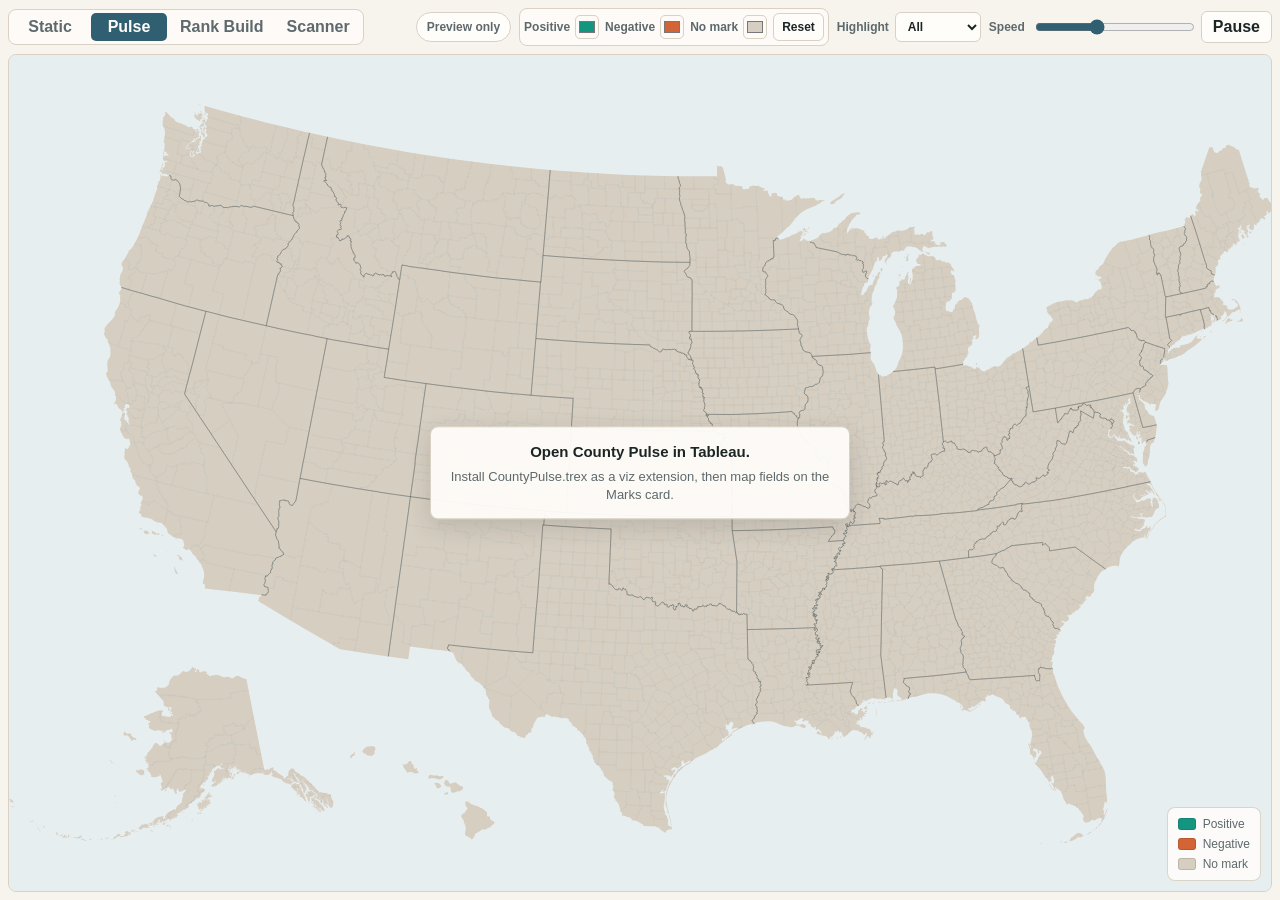
<file: index.html>
<!doctype html>
<html lang="en">
<head>
  <meta charset="utf-8" />
  <meta name="viewport" content="width=device-width, initial-scale=1" />
  <title>County Pulse</title>
  <link rel="stylesheet" href="src/county-pulse.css" />
  <script src="assets/tableau.extensions.1.latest.js"></script>
  <script src="assets/d3.v7.min.js"></script>
  <script src="assets/topojson-client.min.js"></script>
</head>
<body>
  <main class="app-shell">
    <header class="control-bar" aria-label="County Pulse controls">
      <div class="mode-switch" role="group" aria-label="Animation mode">
        <button class="mode-button" type="button" data-mode="static" aria-pressed="false">Static</button>
        <button class="mode-button is-active" type="button" data-mode="pulse" aria-pressed="true">Pulse</button>
        <button class="mode-button" type="button" data-mode="build" aria-pressed="false">Rank Build</button>
        <button class="mode-button" type="button" data-mode="scanner" aria-pressed="false">Scanner</button>
      </div>
      <div id="rank-order-control" class="rank-order" role="group" aria-label="Rank Build order" hidden>
        <span>Rank order</span>
        <button class="rank-order-button is-active" type="button" data-rank-order="desc" aria-pressed="true">High to low</button>
        <button class="rank-order-button" type="button" data-rank-order="asc" aria-pressed="false">Low to high</button>
      </div>
      <div class="control-cluster">
        <span id="source-status" class="status-pill">Loading</span>
        <div class="color-controls" role="group" aria-label="Map colors">
          <label class="color-control" for="positive-color">
            <span>Positive</span>
            <input id="positive-color" type="color" value="#14957f" />
          </label>
          <label class="color-control" for="negative-color">
            <span>Negative</span>
            <input id="negative-color" type="color" value="#d36435" />
          </label>
          <label class="color-control" for="missing-color">
            <span>No mark</span>
            <input id="missing-color" type="color" value="#d6cec1" />
          </label>
          <button id="reset-colors" class="reset-colors" type="button">Reset</button>
        </div>
        <label class="limit-control" for="pulse-limit-select">
          Highlight
          <select id="pulse-limit-select">
            <option value="50">Top 50</option>
            <option value="100">Top 100</option>
            <option value="180" selected>Top 180</option>
            <option value="500">Top 500</option>
            <option value="0">All</option>
          </select>
        </label>
        <label class="speed-control" for="speed-range">
          Speed
          <input id="speed-range" type="range" min="35" max="180" value="90" />
        </label>
        <button id="play-toggle" type="button">Pause</button>
      </div>
    </header>

    <section class="map-stage" aria-label="Animated U.S. county pulse map">
      <canvas id="map-canvas"></canvas>
      <div class="legend" aria-label="Legend">
        <div><span class="swatch positive"></span>Positive</div>
        <div><span class="swatch negative"></span>Negative</div>
        <div><span class="swatch missing"></span>No mark</div>
      </div>
      <div id="diagnostics-panel" class="diagnostics-panel" hidden></div>
      <div id="empty-state" class="empty-state" hidden>
        <strong>Map fields on the Marks card.</strong>
        <span>County FIPS and Signed Value are required. Magnitude and Label are optional.</span>
      </div>
      <div id="tooltip" class="tooltip" hidden></div>
    </section>
  </main>

  <script src="src/county-pulse.js"></script>
</body>
</html>
</file>
<file: src/county-pulse.css>
:root {
  color-scheme: light;
  --bg: #f7f4ee;
  --panel: #fffdfa;
  --ink: #1c2526;
  --muted: #5d696c;
  --line: #d8d1c4;
  --positive: #14957f;
  --negative: #d36435;
  --water: #e7eef0;
  --land: #ece4d7;
  --missing: #d6cec1;
  --focus: #315f72;
  font-family: "Inter", "Segoe UI", Arial, sans-serif;
}

* {
  box-sizing: border-box;
}

[hidden] {
  display: none !important;
}

html,
body {
  width: 100%;
  height: 100%;
  margin: 0;
  overflow: hidden;
}

body {
  background: var(--bg);
  color: var(--ink);
}

button,
input {
  font: inherit;
}

.app-shell {
  display: grid;
  grid-template-rows: auto minmax(0, 1fr);
  width: 100%;
  height: 100vh;
  min-height: 0;
  gap: 8px;
  overflow: hidden;
  padding: 8px;
}

.control-bar {
  display: flex;
  align-items: center;
  justify-content: space-between;
  gap: 10px;
  min-width: 0;
  min-height: 0;
}

.control-cluster {
  display: flex;
  align-items: center;
  justify-content: flex-end;
  gap: 8px;
  min-width: 0;
  flex-wrap: wrap;
}

.status-pill {
  max-width: 28vw;
  overflow: hidden;
  text-overflow: ellipsis;
  white-space: nowrap;
  border: 1px solid var(--line);
  border-radius: 999px;
  background: var(--panel);
  color: var(--muted);
  padding: 7px 10px;
  font-size: 12px;
  font-weight: 700;
}

button,
input[type="range"] {
  accent-color: var(--focus);
}

button {
  min-height: 32px;
  border: 1px solid var(--line);
  border-radius: 6px;
  background: var(--panel);
  color: var(--ink);
  padding: 6px 11px;
  font-weight: 700;
  cursor: pointer;
}

button:hover {
  border-color: var(--focus);
}

button:disabled,
input:disabled {
  cursor: not-allowed;
  opacity: 0.58;
}

.mode-switch {
  display: inline-grid;
  grid-template-columns: repeat(4, minmax(76px, auto));
  gap: 3px;
  border: 1px solid var(--line);
  border-radius: 8px;
  background: rgba(255, 253, 250, 0.78);
  padding: 3px;
}

.mode-button {
  min-height: 28px;
  border: 0;
  border-radius: 5px;
  background: transparent;
  color: var(--muted);
  padding: 5px 10px;
}

.mode-button:hover {
  background: rgba(49, 95, 114, 0.08);
}

.mode-button.is-active {
  background: var(--focus);
  color: var(--panel);
}

.rank-order {
  display: inline-flex;
  align-items: center;
  gap: 3px;
  border: 1px solid var(--line);
  border-radius: 8px;
  background: rgba(255, 253, 250, 0.78);
  padding: 3px;
}

.rank-order span {
  color: var(--muted);
  font-size: 12px;
  font-weight: 700;
  padding: 0 6px;
  white-space: nowrap;
}

.rank-order-button {
  min-height: 28px;
  border: 0;
  border-radius: 5px;
  background: transparent;
  color: var(--muted);
  padding: 5px 10px;
}

.rank-order-button:hover {
  background: rgba(49, 95, 114, 0.08);
}

.rank-order-button.is-active {
  background: var(--focus);
  color: var(--panel);
}

.color-controls {
  display: inline-flex;
  align-items: center;
  flex-wrap: wrap;
  gap: 6px;
  border: 1px solid var(--line);
  border-radius: 8px;
  background: rgba(255, 253, 250, 0.78);
  padding: 4px;
}

.color-control {
  display: grid;
  grid-template-columns: auto 24px;
  align-items: center;
  gap: 5px;
  color: var(--muted);
  font-size: 12px;
  font-weight: 700;
  white-space: nowrap;
}

.color-control input {
  width: 24px;
  height: 24px;
  min-height: 24px;
  border: 1px solid var(--line);
  border-radius: 5px;
  background: transparent;
  cursor: pointer;
  padding: 1px;
}

.reset-colors {
  min-height: 28px;
  padding: 4px 8px;
  font-size: 12px;
}

.limit-control {
  display: grid;
  grid-template-columns: auto minmax(86px, auto);
  align-items: center;
  gap: 6px;
  color: var(--muted);
  font-size: 12px;
  font-weight: 700;
}

.limit-control select {
  min-height: 30px;
  border: 1px solid var(--line);
  border-radius: 6px;
  background: var(--panel);
  color: var(--ink);
  font: inherit;
  font-weight: 700;
  padding: 4px 8px;
}

.speed-control {
  display: grid;
  grid-template-columns: auto minmax(112px, 160px);
  align-items: center;
  gap: 8px;
  color: var(--muted);
  font-size: 12px;
  font-weight: 700;
}

.speed-control input {
  width: 100%;
  min-height: 28px;
}

.map-stage {
  position: relative;
  min-width: 0;
  min-height: 0;
  overflow: hidden;
  border: 1px solid var(--line);
  border-radius: 8px;
  background: var(--water);
}

#map-canvas {
  display: block;
  width: 100%;
  height: 100%;
}

.legend {
  position: absolute;
  right: 10px;
  bottom: 10px;
  display: grid;
  gap: 6px;
  border: 1px solid rgba(216, 209, 196, 0.9);
  border-radius: 8px;
  background: rgba(255, 253, 250, 0.88);
  color: var(--muted);
  padding: 9px 10px;
  font-size: 12px;
  pointer-events: none;
}

.legend div {
  display: flex;
  align-items: center;
  gap: 7px;
}

.diagnostics-panel {
  position: absolute;
  left: 10px;
  bottom: 10px;
  display: grid;
  width: min(320px, calc(100% - 120px));
  gap: 7px;
  border: 1px solid rgba(216, 209, 196, 0.92);
  border-radius: 8px;
  background: rgba(255, 253, 250, 0.92);
  color: var(--muted);
  padding: 10px 12px;
  font-size: 12px;
  line-height: 1.35;
  pointer-events: none;
}

.diagnostics-panel strong {
  color: var(--ink);
  font-size: 13px;
}

.diagnostics-panel dl {
  display: grid;
  grid-template-columns: minmax(0, 1fr) auto;
  gap: 4px 12px;
  margin: 0;
}

.diagnostics-panel dt,
.diagnostics-panel dd {
  margin: 0;
}

.diagnostics-panel dt {
  overflow: hidden;
  text-overflow: ellipsis;
  white-space: nowrap;
}

.diagnostics-panel dd {
  color: var(--ink);
  font-weight: 800;
}

.swatch {
  width: 18px;
  height: 12px;
  border-radius: 3px;
  border: 1px solid rgba(0, 0, 0, 0.12);
}

.swatch.positive {
  background: var(--positive);
}

.swatch.negative {
  background: var(--negative);
}

.swatch.missing {
  background: var(--missing);
}

.empty-state {
  position: absolute;
  left: 50%;
  top: 50%;
  display: grid;
  width: min(420px, calc(100% - 32px));
  transform: translate(-50%, -50%);
  gap: 6px;
  border: 1px solid var(--line);
  border-radius: 8px;
  background: rgba(255, 253, 250, 0.94);
  box-shadow: 0 8px 24px rgba(28, 37, 38, 0.14);
  color: var(--muted);
  padding: 14px 16px;
  font-size: 13px;
  line-height: 1.4;
  text-align: center;
}

.empty-state strong {
  color: var(--ink);
  font-size: 15px;
}

.tooltip {
  position: absolute;
  z-index: 3;
  pointer-events: none;
  min-width: 220px;
  max-width: 300px;
  border: 1px solid var(--line);
  border-radius: 8px;
  background: rgba(255, 253, 250, 0.96);
  box-shadow: 0 8px 24px rgba(28, 37, 38, 0.18);
  padding: 10px;
  font-size: 12px;
}

.tooltip strong {
  display: block;
  margin-bottom: 6px;
  color: var(--ink);
  font-size: 13px;
}

.tooltip span {
  display: flex;
  justify-content: space-between;
  gap: 12px;
  color: var(--muted);
}

.tooltip b {
  color: var(--ink);
}

@media (max-width: 640px) {
  .app-shell {
    padding: 6px;
    gap: 6px;
  }

  .control-bar,
  .control-cluster {
    align-items: stretch;
    flex-direction: column;
  }

  .mode-switch {
    width: 100%;
    grid-template-columns: 1fr;
  }

  .rank-order {
    align-items: stretch;
    flex-direction: column;
    width: 100%;
  }

  .rank-order span {
    padding: 4px 8px;
  }

  .color-controls {
    justify-content: center;
    width: 100%;
  }

  .status-pill {
    max-width: 100%;
  }

  .speed-control {
    grid-template-columns: 1fr;
    width: 100%;
  }

  .limit-control {
    grid-template-columns: 1fr;
    width: 100%;
  }

  .legend {
    left: 8px;
    right: auto;
  }

  .diagnostics-panel {
    bottom: 82px;
    width: calc(100% - 16px);
  }
}
</file>
